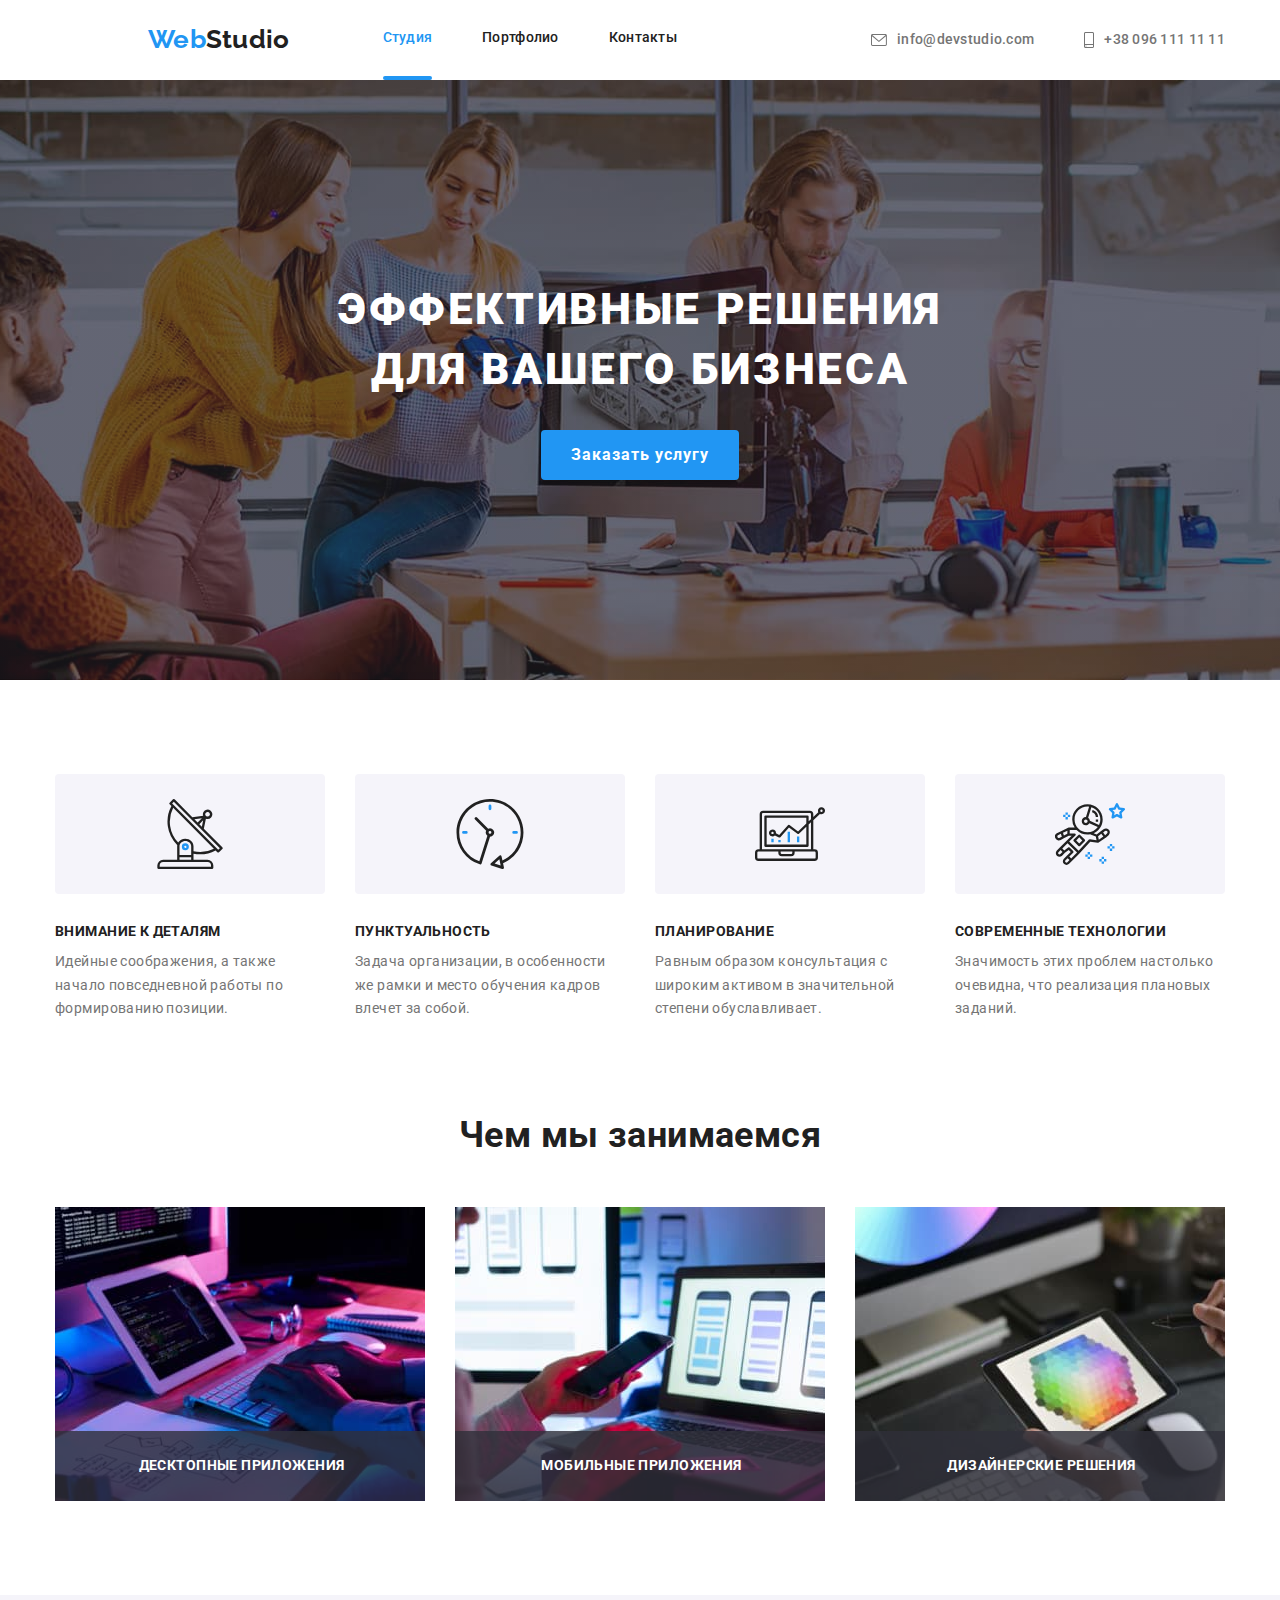
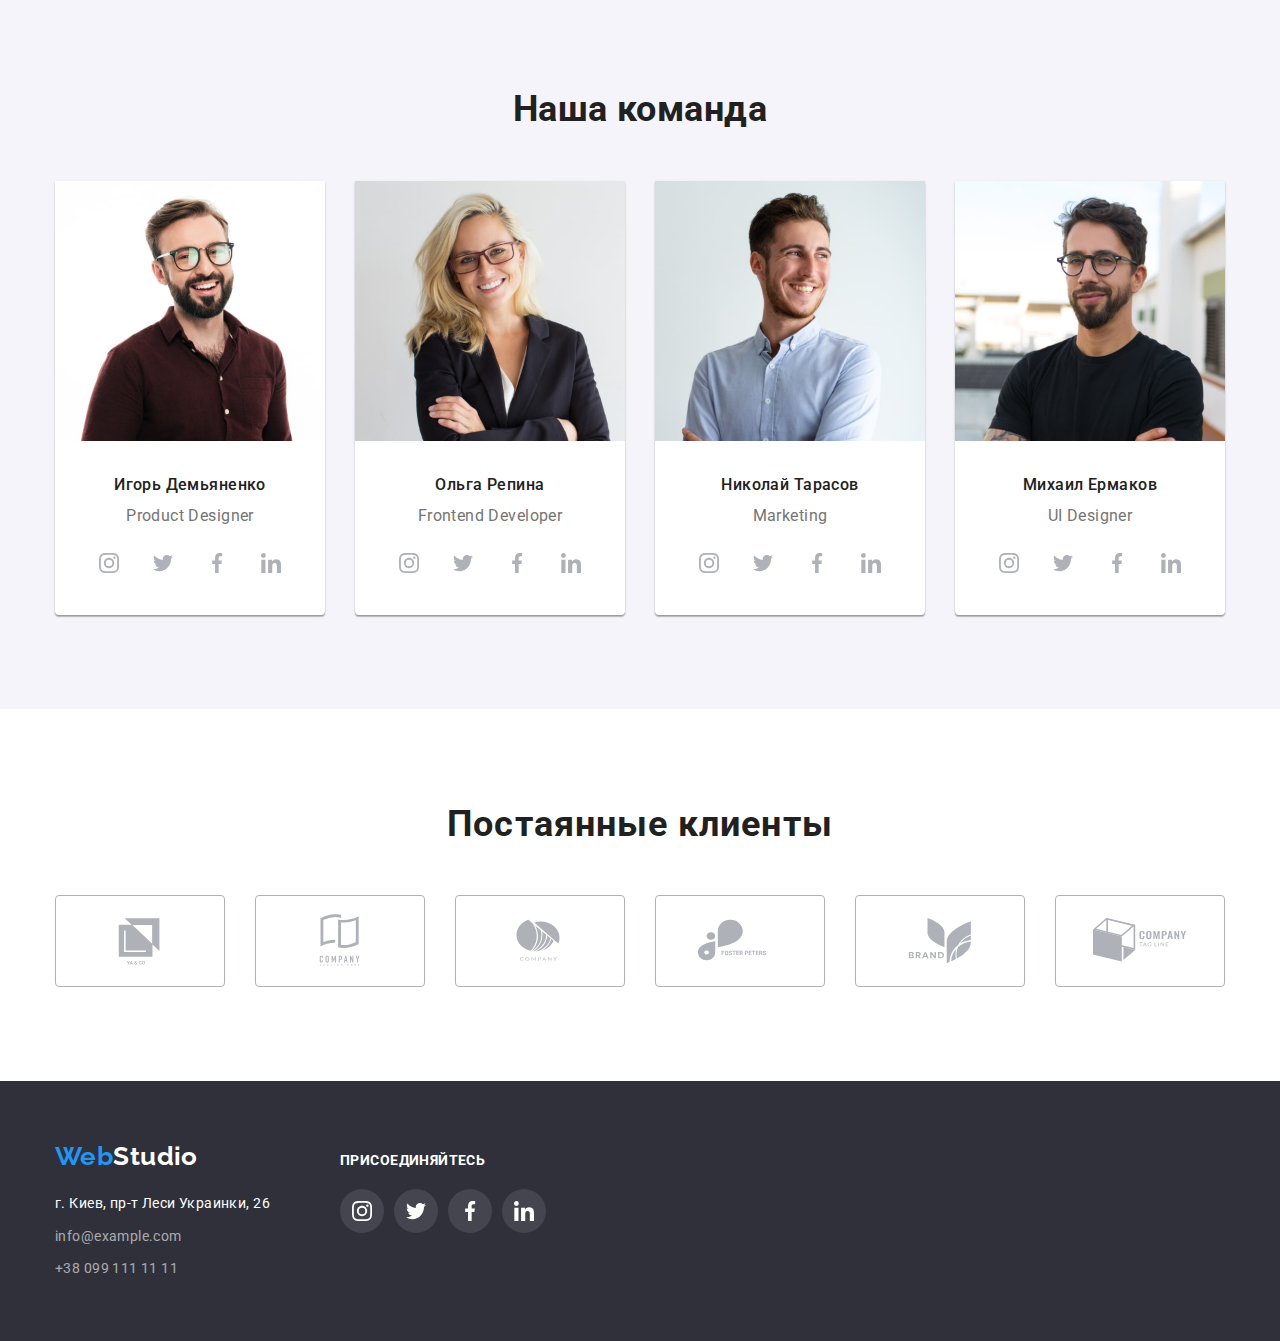
<file: index.html>
<!DOCTYPE html>
<html lang="ru">
  <head>
    <meta charset="UTF-8" />
    <meta http-equiv="X-UA-Compatible" content="IE=edge" />
    <meta name="viewport" content="width=device-width, initial-scale=1.0" />
    <title>WebStudio</title>

    <!-- font star -->
    <link rel="preconnect" href="https://fonts.googleapis.com" />
    <link rel="preconnect" href="https://fonts.gstatic.com" crossorigin />
    <link
      href="https://fonts.googleapis.com/css2?family=Raleway:wght@700&family=Roboto:wght@400;500;700;900&display=swap"
      rel="stylesheet"
    />
    <!-- fonts end -->

    <!-- normalize css start -->

    <link
      rel="stylesheet"
      href="https://cdnjs.cloudflare.com/ajax/libs/modern-normalize/1.1.0/modern-normalize.min.css"
    />

    <!-- normzlize css end -->

    <!-- styles star -->

    <link rel="stylesheet" href="./css/styles.css" /> 
  </head>
  <body>
    <header class="header">
      <div class="container header-container">
        <nav class="header-nav">
          <a class="header-logo link" href="./index.html">
            <span class="logoa">Web</span><span class="logob">Studio</span>
          </a>
          <ul class="header-list list">
            <li class="item"><a class="header-link current link" href="./index.html">Студия</a></li>
            <li class="item"><a class="header-link link" href="./portfolio.html">Портфолио</a></li>
            <li class="item"><a class="header-link link" href="">Контакты</a></li>
          </ul>
        </nav>
        <ul class="header-group list">
          <li class="item">
            <a class="header-link-contact link" href="mailto:info@devstudio.com">
              <svg class="mail-svg header-icon" width="16px" height="12px">
                <use href="./images/icons.svg#icon-mail"></use>
              </svg>

              info@devstudio.com</a
            >
          </li>

          <li class="item">
            <a class="header-link-contact tel link" href="tel:+380961111111">
              <svg class="mail-svg header-icon" width="10px" height="16px">
                <use href="./images/icons.svg#icon-smartphone"></use>
              </svg>
              +38 096 111 11 11</a
            >
          </li>
        </ul>
      </div>
    </header>

    <main>
      <!-- секция hero -->
      <section class="hero section">
        <div class="container hero-container">
          <h1 class="hero-title">Эффективные решения для вашего бизнеса</h1>
          <button class="hero-btn" type="button" data-modal-open>Заказать услугу</button>
        </div>
      </section>

    

      <!-- секция наши преимущества -->
      <section class="benefits section">
        <div class="container benefits-container">
          <h2 class="visually-hidden" hidden>Наши преимущества</h2>
          <ul class="benefits-list list">
            <li class="benefits-item">
              <div class="icon-svg">
                <svg width="70px" height="70px" >
                  <use href="./images/icons.svg#icon-antenna" "></use>
                </svg>
              </div>
              <h3 class="benefits-title">Внимание к деталям</h3>
              <p class="benefits-about">
                Идейные соображения, а также начало повседневной работы по формированию позиции.
              </p>
            </li>
            <li class="benefits-item">
              <div class="icon-svg">
                <svg width="70px" height="70px" >
                  <use href="./images/icons.svg#icon-clock" "></use>
                </svg>
              </div>
              <h3 class="benefits-title">Пунктуальность</h3>
              <p class="benefits-about">
                Задача организации, в особенности же рамки и место обучения кадров влечет за собой.
              </p>
            </li>
            <li class="benefits-item">
              <div class="icon-svg">
                <svg width="70px" height="70px" >
                  <use href="./images/icons.svg#icon-diagram" "></use>
                </svg>
              </div>
              <h3 class="benefits-title">Планирование</h3>
              <p class="benefits-about">
                Равным образом консультация с широким активом в значительной степени обуславливает.
              </p>
            </li>
            <li class="benefits-item">
              <div class="icon-svg">
                <svg width="70px" height="70px" >
                  <use href="./images/icons.svg#icon-astronaut" "></use>
                </svg>
              </div>
              <h3 class="benefits-title">Современные технологии</h3>
              <p class="benefits-about">
                Значимость этих проблем настолько очевидна, что реализация плановых заданий.
              </p>
            </li>
          </ul>
        </div>
      </section>

      

      <!-- секция чем мы занимаемся -->

      <section class="our-work section">
        <div class="container">
          <h2 class="section-title our-work-title">Чем мы занимаемся</h2>
          <ul class="list our-work-container">
            <li class="our-work-list">
              <div class="thumb-our-work">
              <img class="work-shots"
                src="./images/img-1.jpg"
                alt="програмирование на компьютере"
                width="370"
                height="294"
              />
              <p class="work-list-descr">Десктопные приложения</p>
              </div>
            </li>
            <li class="our-work-list">
              <div class="thumb-our-work">
              <img class="work-shots"
                src="./images/img-2.jpg"
                alt="разработка мобильных приложений"
                width="370"
                height="294"
              />
              <p class="work-list-descr">Мобильные приложения</p>
              </div>
            </li>
            <li class="our-work-list">
              <div class="thumb-our-work">
              <img class="work-shots"
                src="./images/img-3.jpg"
                alt="большое количество различных дизайнов"
                width="370"
                height="294"
              />
              <p class="work-list-descr">Дизайнерские решения</p>
              </div>
            </li>
          </ul>
        </div>
      </section>

      <!-- секция наша команда -->

      <section class="team section">
        <div class="container">
          <h2 class="section-title team-section-title">Наша команда</h2>
          <ul class="team-list list">
            <li class="team-item">
              <img
                class="team-img"
                src="./images/ourteam/img-1.jpg"
                alt="Игорь Демьяненко Product Designer"
                width="270"
                height="260"
              />
              <div class="team-card">
                <h3 class="team-subtitle">Игорь Демьяненко</h3>
                <p class="team-text">Product Designer</p>

                <ul class="social-media list">
                  <li class="social-items">
                    <a class="social-link-item" href="https://www.instagram.com/" target="_blank">
                      <svg class="social-icon" width="20px" height="20px">
                        <use href="./images/icons.svg#icon-instagram"></use>
                      </svg>
                    </a>
                  </li>
                  <li class="social-items">
                    <a class="social-link-item" href="https://twitter.com/" target="_blank">
                      <svg class="social-icon" width="20px" height="20px">
                        <use href="./images/icons.svg#icon-twitter"></use>
                      </svg>
                    </a>
                  </li>
                  <li class="social-items">
                    <a class="social-link-item" href="https://uk-ua.facebook.com/" target="_blank">
                      <svg class="social-icon" width="20px" height="20px">
                        <use href="./images/icons.svg#icon-facebook"></use>
                      </svg>
                    </a>
                  </li>
                  <li class="social-items">
                    <a class="social-link-item" href="https://www.linkedin.com/" target="_blank">
                      <svg class="social-icon" width="20px" height="20px">
                        <use href="./images/icons.svg#icon-linkedin"></use>
                      </svg>
                    </a>
                  </li>
                </ul>
              </div>
            </li>

            <li class="team-item">
              <img
                class="team-img"
                src="./images/ourteam/img-2.jpg"
                alt="Ольга Репина Frontend Developer"
                width="270"
                height="260"
              />
              <div class="team-card">
                <h3 class="team-subtitle">Ольга Репина</h3>
                <p class="team-text">Frontend Developer</p>

                <ul class="social-media list">
                  <li class="social-items">
                    <a class="social-link-item" href="https://www.instagram.com/" target="_blank">
                      <svg class="social-icon" width="20px" height="20px">
                        <use href="./images/icons.svg#icon-instagram"></use>
                      </svg>
                    </a>
                  </li>
                  <li class="social-items">
                    <a class="social-link-item" href="https://twitter.com/" target="_blank">
                      <svg class="social-icon" width="20px" height="20px">
                        <use href="./images/icons.svg#icon-twitter"></use>
                      </svg>
                    </a>
                  </li>
                  <li class="social-items">
                    <a class="social-link-item" href="https://uk-ua.facebook.com/" target="_blank">
                      <svg class="social-icon" width="20px" height="20px">
                        <use href="./images/icons.svg#icon-facebook"></use>
                      </svg>
                    </a>
                  </li>
                  <li class="social-items">
                    <a class="social-link-item" href="https://www.linkedin.com/" target="_blank">
                      <svg class="social-icon" width="20px" height="20px">
                        <use href="./images/icons.svg#icon-linkedin"></use>
                      </svg>
                    </a>
                  </li>
                </ul>
              </div>
            </li>
            <li class="team-item">
              <img
                class="team-img"
                src="./images/ourteam/img-3.jpg"
                alt="Николай Тарасов Marketing"
                width="270"
                height="260"
              />
              <div class="team-card">
                <h3 class="team-subtitle">Николай Тарасов</h3>
                <p class="team-text">Marketing</p>

                <ul class="social-media list">
                  <li class="social-items">
                    <a class="social-link-item" href="https://www.instagram.com/" target="_blank">
                      <svg class="social-icon" width="20px" height="20px">
                        <use href="./images/icons.svg#icon-instagram"></use>
                      </svg>
                    </a>
                  </li>
                  <li class="social-items">
                    <a class="social-link-item" href="https://twitter.com/" target="_blank">
                      <svg class="social-icon" width="20px" height="20px">
                        <use href="./images/icons.svg#icon-twitter"></use>
                      </svg>
                    </a>
                  </li>
                  <li class="social-items">
                    <a class="social-link-item" href="https://uk-ua.facebook.com/" target="_blank">
                      <svg class="social-icon" width="20px" height="20px">
                        <use href="./images/icons.svg#icon-facebook"></use>
                      </svg>
                    </a>
                  </li>
                  <li class="social-items">
                    <a class="social-link-item" href="https://www.linkedin.com/" target="_blank">
                      <svg class="social-icon" width="20px" height="20px">
                        <use href="./images/icons.svg#icon-linkedin"></use>
                      </svg>
                    </a>
                  </li>
                </ul>
              </div>
            </li>
            <li class="team-item">
              <img
                src="./images/ourteam/img-4.jpg"
                alt="Михаил Ермаков UI Designer"
                width="270"
                height="260"
              />
              <div class="team-card">
                <h3 class="team-subtitle">Михаил Ермаков</h3>
                <p class="team-text">UI Designer</p>

                <ul class="social-media list">
                  <li class="social-items">
                    <a class="social-link-item" href="https://www.instagram.com/" target="_blank">
                      <svg class="social-icon" width="20px" height="20px">
                        <use href="./images/icons.svg#icon-instagram"></use>
                      </svg>
                    </a>
                  </li>
                  <li class="social-items">
                    <a class="social-link-item" href="https://twitter.com/" target="_blank">
                      <svg class="social-icon" width="20px" height="20px">
                        <use href="./images/icons.svg#icon-twitter"></use>
                      </svg>
                    </a>
                  </li>
                  <li class="social-items">
                    <a class="social-link-item" href="https://uk-ua.facebook.com/" target="_blank">
                      <svg class="social-icon" width="20px" height="20px">
                        <use href="./images/icons.svg#icon-facebook"></use>
                      </svg>
                    </a>
                  </li>
                  <li class="social-items">
                    <a class="social-link-item" href="https://www.linkedin.com/" target="_blank">
                      <svg class="social-icon" width="20px" height="20px">
                        <use href="./images/icons.svg#icon-linkedin"></use>
                      </svg>
                    </a>
                  </li>
                </ul>
              </div>
            </li>
          </ul>
        </div>
      </section>
    </main>

    <section class="section regular-customers">
      <div class="container">
        <h2 class="customers-title">Постаянные клиенты</h2>
        <ul class="customers-list list">
          <li class="customers-item">
            <a class="customers-link" href="">
              <svg class="customers-icon" width="106px" height="60px">
                <use href="./images/icons.svg#icon-Logo1"></use>
              </svg>
            </a>
          </li>

          <li class="customers-item">
            <a class="customers-link" href="">
              <svg class="customers-icon" width="106px" height="60px">
                <use href="./images/icons.svg#icon-Logo2"></use>
              </svg>
            </a>
          </li>

          <li class="customers-item">
            <a class="customers-link" href="">
              <svg class="customers-icon" width="106px" height="60px">
                <use href="./images/icons.svg#icon-Logo3"></use>
              </svg>
            </a>
          </li>

          <li class="customers-item">
            <a class="customers-link" href="">
              <svg class="customers-icon" width="106px" height="60px">
                <use href="./images/icons.svg#icon-Logo4"></use>
              </svg>
            </a>
          </li>

          <li class="customers-item">
            <a class="customers-link" href="">
              <svg class="customers-icon" width="106px" height="60px">
                <use href="./images/icons.svg#icon-Logo5"></use>
              </svg>
            </a>
          </li>

          <li class="customers-item">
            <a class="customers-link" href="">
              <svg class="customers-icon" width="106px" height="60px">
                <use href="./images/icons.svg#icon-Logo6"></use>
              </svg>
            </a>
          </li>
        </ul>
      </div>
    </section>

    <footer class="footer">
      <div class="container footer-container">
        <div>
          <a class="footer-logo" href="./index.html">
            <span class="logoa">Web</span><span class="logoc">Studio</span>
          </a>
          <address class="footer-adress">
            <ul class="footer-list list">
              <li class="footer-adres-contact">
                <a
                  class="footer-link-adress link"
                  href="https://goo.gl/maps/bHneiKfZUzeGN72U9"
                  target="_blank"
                  rel="noopener noreferrer"
                  >г. Киев, пр-т Леси Украинки, 26</a
                >
              </li>
              <li class="footer-adres-contact">
                <a class="footer-link-contact link" href="mailto:info@example.com"
                  >info@example.com</a
                >
              </li>
              <li class="footer-adres-contact">
                <a class="footer-link-contact link" href="tel:+380991111111">+38 099 111 11 11</a>
              </li>
            </ul>
          </address>
        </div>
        <div class="footer-links">
          <h3 class="footer-title">Присоединяйтесь</h3>
          <ul class="footer-social-links list">
            <li class="footer-social-items">
              <a class="footer-social-link-item" href="https://www.instagram.com/" target="_blank">
                <svg class="footer-social-icon" width="20px" height="20px">
                  <use href="./images/icons.svg#icon-instagram"></use>
                </svg>
              </a>
            </li>
            <li class="footer-social-items">
              <a class="footer-social-link-item" href="https://twitter.com/" target="_blank">
                <svg class="footer-social-icon" width="20px" height="20px">
                  <use href="./images/icons.svg#icon-twitter"></use>
                </svg>
              </a>
            </li>
            <li class="footer-social-items">
              <a class="footer-social-link-item" href="https://uk-ua.facebook.com/" target="_blank">
                <svg class="footer-social-icon" width="20px" height="20px">
                  <use href="./images/icons.svg#icon-facebook"></use>
                </svg>
              </a>
            </li>
            <li class="footer-social-items">
              <a class="footer-social-link-item" href="https://www.linkedin.com/" target="_blank">
                <svg class="footer-social-icon" width="20px" height="20px">
                  <use href="./images/icons.svg#icon-linkedin"></use>
                </svg>
              </a>
            </li>
          </ul>
        </div>
      </div>
    </footer>

<!-- Модальное окно -->

<div class="backdrop is-hidden" data-modal>
  <div class="modal">
    <button class="close-btn" type="button" data-modal-close>
      <svg width="11px" height="11px">
        <use href="./images/icons.svg#icon-closebtn"></use>
      </svg>
    </button>
  </div>
</div>


<script src="./js/modal.js"></script>

  </body>
</html>
</file>
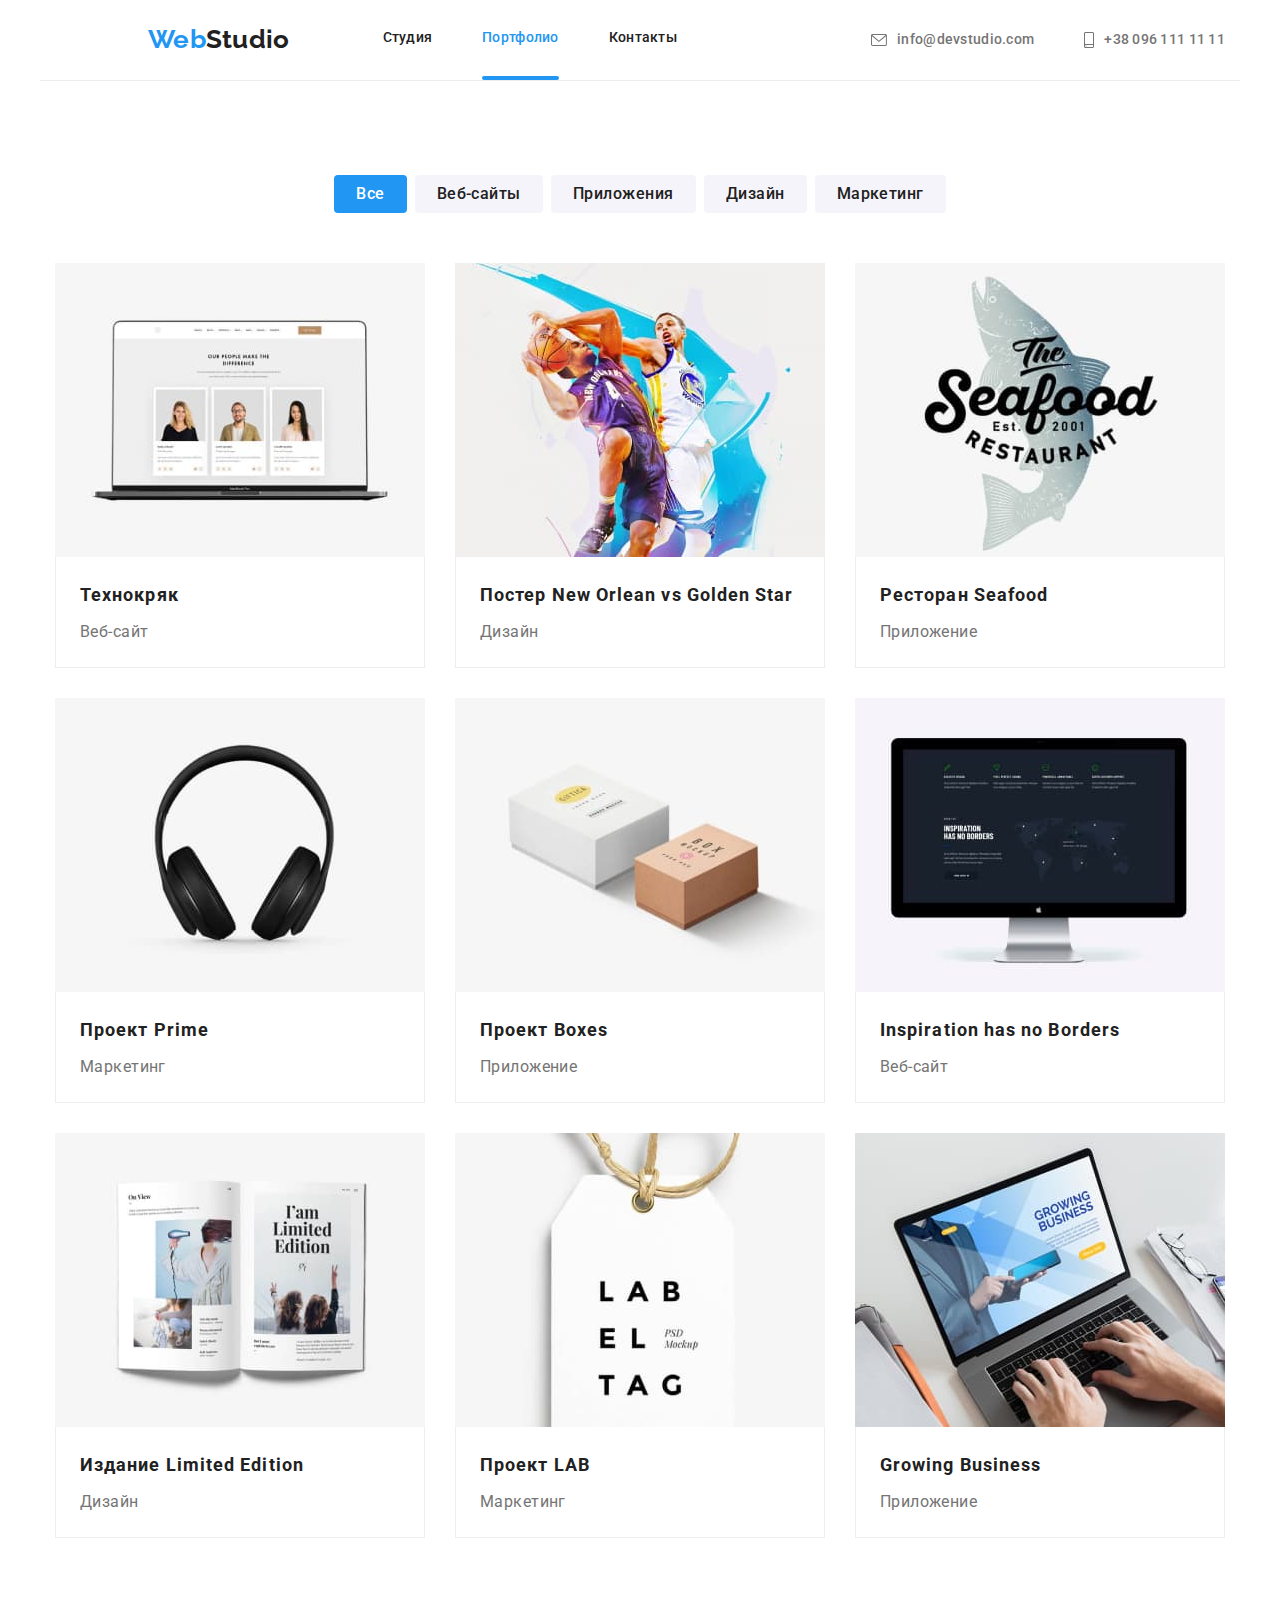
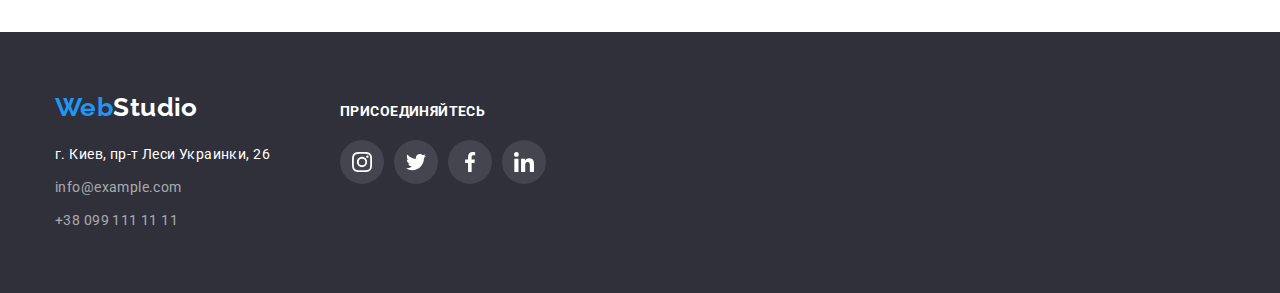
<file: portfolio.html>
<!DOCTYPE html>
<html lang="ru">
  <head>
    <meta charset="UTF-8" />
    <meta http-equiv="X-UA-Compatible" content="IE=edge" />
    <meta name="viewport" content="width=device-width, initial-scale=1.0" />
    <title>WebStudio</title>

    <!-- font star -->
    <link rel="preconnect" href="https://fonts.googleapis.com" />
    <link rel="preconnect" href="https://fonts.gstatic.com" crossorigin />
    <link
      href="https://fonts.googleapis.com/css2?family=Raleway:wght@700&family=Roboto:wght@400;500;700;900&display=swap"
      rel="stylesheet"
    />

    <!-- fonts end -->

    <!-- normalize css start -->

    <link
      rel="stylesheet"
      href="https://cdnjs.cloudflare.com/ajax/libs/modern-normalize/1.1.0/modern-normalize.min.css"
    />

    <!-- normzlize css end -->

    <!-- styles star -->

    <link rel="stylesheet" href="./css/styles.css" />
  </head>
  <body>
    <header class="header">
      <div class="container header-container portfolio-container">
        <nav class="header-nav">
          <a class="header-logo link" href="./index.html">
            <span class="logoa">Web</span><span class="logob">Studio</span>
          </a>
          <ul class="header-list list">
            <li class="item"><a class="header-link link" href="./index.html">Студия</a></li>
            <li class="item">
              <a class="header-link current link" href="./portfolio.html">Портфолио</a>
            </li>
            <li class="item"><a class="header-link link" href="">Контакты</a></li>
          </ul>
        </nav>
        <ul class="header-group list">
          <li class="item">
            <a class="header-link-contact link" href="mailto:info@devstudio.com">
              <svg class="mail-svg header-icon" width="16px" height="12px">
                <use href="./images/icons.svg#icon-mail"></use>
              </svg>

              info@devstudio.com</a
            >
          </li>

          <li class="item">
            <a class="header-link-contact tel link" href="tel:+380961111111">
              <svg class="mail-svg header-icon" width="10px" height="16px">
                <use href="./images/icons.svg#icon-smartphone"></use>
              </svg>
              +38 096 111 11 11</a
            >
          </li>
        </ul>
      </div>
    </header>

    <main>
      <!-- Портфолио -->

      <section class="section">
        <div class="container">
          <h1 class="visually-hidden" hidden>Портфолио</h1>
          <ul class="btn-list list">
            <li class="portfolio-btn">
              <button class="btn-item active" type="button">Все</button>
            </li>
            <li class="portfolio-btn"><button class="btn-item" type="button">Веб-сайты</button></li>
            <li class="portfolio-btn">
              <button class="btn-item" type="button">Приложения</button>
            </li>
            <li class="portfolio-btn"><button class="btn-item" type="button">Дизайн</button></li>
            <li class="portfolio-btn"><button class="btn-item" type="button">Маркетинг</button></li>
          </ul>

          <ul class="work-list list">
            <li class="portfolio-cards">
              <a href="" class="portfolio-link link">
                <div class="thumb">
                  <img
                    class="img-work"
                    src="./images/ourprojects/img-1.jpg"
                    alt="разработка веб-сайта"
                    width="370"
                    height="294"
                  />
                  <p class="overlay">
                    Ресурс предлагает комплексные предложения с разным уровнем функционала и
                    сервисов. Все это позволит посетителю получить исчерпывающие сведения о компании
                    или частном лице.
                  </p>
                </div>

                <div class="work-container">
                  <h2 class="work-list-title">Технокряк</h2>
                  <p class="work-text">Веб-сайт</p>
                </div>
              </a>
            </li>
            <li class="portfolio-cards">
              <a href="" class="portfolio-link link">
                <div class="thumb">
                  <img
                    class="img-work"
                    src="./images/ourprojects/img-2.jpg"
                    alt="дизайн постера New Orlean vs Golden Star"
                    width="370"
                    height="294"
                  />
                  <p class="overlay">
                    Ресурс предлагает комплексные предложения с разным уровнем функционала и
                    сервисов. Все это позволит посетителю получить исчерпывающие сведения о компании
                    или частном лице.
                  </p>
                </div>
                <div class="work-container">
                  <h2 class="work-list-title">Постер New Orlean vs Golden Star</h2>
                  <p class="work-text">Дизайн</p>
                </div>
              </a>
            </li>
            <li class="portfolio-cards">
              <a href="" class="portfolio-link link">
                <div class="thumb">
                  <img
                    class="img-work"
                    src="./images/ourprojects/img-3.jpg"
                    alt="приложение для ресторана Seafood"
                    width="370"
                    height="294"
                  />
                  <p class="overlay">
                    Ресурс предлагает комплексные предложения с разным уровнем функционала и
                    сервисов. Все это позволит посетителю получить исчерпывающие сведения о компании
                    или частном лице.
                  </p>
                </div>
                <div class="work-container">
                  <h2 class="work-list-title">Ресторан Seafood</h2>
                  <p class="work-text">Приложение</p>
                </div>
              </a>
            </li>
            <li class="portfolio-cards">
              <a href="" class="portfolio-link link">
                <div class="thumb">
                  <img
                    class="img-work"
                    src="./images/ourprojects/img-4.jpg"
                    alt="Проект Prime"
                    width="370"
                    height="294"
                  />
                  <p class="overlay">
                    Ресурс предлагает комплексные предложения с разным уровнем функционала и
                    сервисов. Все это позволит посетителю получить исчерпывающие сведения о компании
                    или частном лице.
                  </p>
                </div>
                <div class="work-container">
                  <h2 class="work-list-title">Проект Prime</h2>
                  <p class="work-text">Маркетинг</p>
                </div>
              </a>
            </li>
            <li class="portfolio-cards">
              <a href="" class="portfolio-link link">
                <div class="thumb">
                  <img
                    class="img-work"
                    src="./images/ourprojects/img-5.jpg"
                    alt="Проект Boxes"
                    width="370"
                    height="294"
                  />
                  <p class="overlay">
                    Ресурс предлагает комплексные предложения с разным уровнем функционала и
                    сервисов. Все это позволит посетителю получить исчерпывающие сведения о компании
                    или частном лице.
                  </p>
                </div>
                <div class="work-container">
                  <h2 class="work-list-title">Проект Boxes</h2>
                  <p class="work-text">Приложение</p>
                </div>
              </a>
            </li>
            <li class="portfolio-cards">
              <a href="" class="portfolio-link link">
                <div class="thumb">
                  <img
                    class="img-work"
                    src="./images/ourprojects/img-6.jpg"
                    alt="Вдохновение не имеет границ"
                    width="370"
                    height="294"
                  />
                  <p class="overlay">
                    Ресурс предлагает комплексные предложения с разным уровнем функционала и
                    сервисов. Все это позволит посетителю получить исчерпывающие сведения о компании
                    или частном лице.
                  </p>
                </div>
                <div class="work-container">
                  <h2 class="work-list-title">Inspiration has no Borders</h2>
                  <p class="work-text">Веб-сайт</p>
                </div>
              </a>
            </li>
            <li class="portfolio-cards">
              <a href="" class="portfolio-link link">
                <div class="thumb">
                  <img
                    class="img-work"
                    src="./images/ourprojects/img-7.jpg"
                    alt="дизайн книги"
                    width="370"
                    height="294"
                  />
                  <p class="overlay">
                    Ресурс предлагает комплексные предложения с разным уровнем функционала и
                    сервисов. Все это позволит посетителю получить исчерпывающие сведения о компании
                    или частном лице.
                  </p>
                </div>
                <div class="work-container">
                  <h2 class="work-list-title">Издание Limited Edition</h2>
                  <p class="work-text">Дизайн</p>
                </div>
              </a>
            </li>
            <li class="portfolio-cards">
              <a href="" class="portfolio-link link">
                <div class="thumb">
                  <img
                    class="img-work"
                    src="./images/ourprojects/img-8.jpg"
                    alt="Проект LAB"
                    width="370"
                    height="294"
                  />
                  <p class="overlay">
                    Ресурс предлагает комплексные предложения с разным уровнем функционала и
                    сервисов. Все это позволит посетителю получить исчерпывающие сведения о компании
                    или частном лице.
                  </p>
                </div>
                <div class="work-container">
                  <h2 class="work-list-title">Проект LAB</h2>
                  <p class="work-text">Маркетинг</p>
                </div>
              </a>
            </li>
            <li class="portfolio-cards">
              <a href="" class="portfolio-link link">
                <div class="thumb">
                  <img
                    class="img-work"
                    src="./images/ourprojects/img-9.jpg"
                    alt="приложение Growing Business"
                    width="370"
                    height="294"
                  />
                  <p class="overlay">
                    Ресурс предлагает комплексные предложения с разным уровнем функционала и
                    сервисов. Все это позволит посетителю получить исчерпывающие сведения о компании
                    или частном лице.
                  </p>
                </div>
                <div class="work-container">
                  <h2 class="work-list-title">Growing Business</h2>
                  <p class="work-text">Приложение</p>
                </div>
              </a>
            </li>
          </ul>
        </div>
      </section>
    </main>

    <footer class="footer">
      <div class="container footer-container">
        <div>
          <a class="footer-logo" href="./index.html">
            <span class="logoa">Web</span><span class="logoc">Studio</span>
          </a>
          <address class="footer-adress">
            <ul class="footer-list list">
              <li class="footer-adres-contact">
                <a
                  class="footer-link-adress link"
                  href="https://goo.gl/maps/bHneiKfZUzeGN72U9"
                  target="_blank"
                  rel="noopener noreferrer"
                  >г. Киев, пр-т Леси Украинки, 26</a
                >
              </li>
              <li class="footer-adres-contact">
                <a class="footer-link-contact link" href="mailto:info@example.com"
                  >info@example.com</a
                >
              </li>
              <li class="footer-adres-contact">
                <a class="footer-link-contact link" href="tel:+380991111111">+38 099 111 11 11</a>
              </li>
            </ul>
          </address>
        </div>
        <div class="footer-links">
          <h3 class="footer-title">Присоединяйтесь</h3>
          <ul class="footer-social-links list">
            <li class="footer-social-items">
              <a class="footer-social-link-item" href="https://www.instagram.com/" target="_blank">
                <svg class="footer-social-icon" width="20px" height="20px">
                  <use href="./images/icons.svg#icon-instagram"></use>
                </svg>
              </a>
            </li>
            <li class="footer-social-items">
              <a class="footer-social-link-item" href="https://twitter.com/" target="_blank">
                <svg class="footer-social-icon" width="20px" height="20px">
                  <use href="./images/icons.svg#icon-twitter"></use>
                </svg>
              </a>
            </li>
            <li class="footer-social-items">
              <a class="footer-social-link-item" href="https://uk-ua.facebook.com/" target="_blank">
                <svg class="footer-social-icon" width="20px" height="20px">
                  <use href="./images/icons.svg#icon-facebook"></use>
                </svg>
              </a>
            </li>
            <li class="footer-social-items">
              <a class="footer-social-link-item" href="https://www.linkedin.com/" target="_blank">
                <svg class="footer-social-icon" width="20px" height="20px">
                  <use href="./images/icons.svg#icon-linkedin"></use>
                </svg>
              </a>
            </li>
          </ul>
        </div>
      </div>
    </footer>
  </body>
</html>
</file>
<file: css/styles.css>
:root {

    /* main text */
    --main-font: "roboto";
    --secondary-font: "raleway";

    /* main colors */

    --main-title-cl:#212121;
    --main-text-cl: #757575;
    --btn-hover-focus-bgd: #2196F3;
    --background: #ffffff;
    --hero-footer-bcg: #2F303A;
    --team-bcg: #F5F4FA;
    --hero-title-cl: #ffffff;
    --footer-logo: #ffffff;
    --footer-link-cl: #ffffff;
    --header-svg:#757575;
    --benefits-svg:#212121;
    --social-team-link:#AFB1B8;
    --footer-social-icon: #ffffff;
    --footer-social-bcg: rgba(255, 255, 255, 0.1);
    

}

body {
    font-family: var(--main-font), sans-serif;
    letter-spacing: 0.03em;
    font-size: 14px;
    color: var(--main-title-cl);
}

.visually-hidden {
    position: absolute;
    width: 1px;
    height: 1px;
    margin: -1px;
    border: 0;
    padding: 0;

    white-space: nowrap;
    clip-path: inset(100%);
    clip: rect(0 0 0 0);
    overflow: hidden;
}

h1,
h2,
h3,
h4,
h5,
h6,
ul,
p {
    margin: 0;
    padding:0;
}

.list {
    list-style: none;
}

.link {
   color:inherit;
    text-decoration: none;
    font-family: inherit;
    margin: 0;
    padding: 0;
}




/* header */
.section {
    padding-top:94px;
    padding-bottom:94px;
    
}

.container {
    width: 1200px;
    padding-left: 15px;
    padding-right: 15px;
    margin: 0 auto;
}

.header-logo {
    padding: 24px 0 25px 0;
    margin-right: 93px;;
    text-decoration: none;
    font-family: var(--secondary-font);
    font-weight: 700;
    font-size: 26px;
    line-height: 1.19;
   
}

.header {
    letter-spacing: 0.02em;
}

.header-container {
    display: flex;
    align-items: center;

}


.header-list {
    display: flex;

    
}

.header-list > .item:not(:last-child) {
    margin-right:50px;

}

.header-group {
    display: flex;
    margin-left:auto;
}


.header-icon{
    display: inline-block;
    margin-right:10px;
    fill:var(--header-svg);
}


.header-nav {
    display: flex;
    align-items: center;
    margin-left: 93px;
}



.header-nav .item:not(:last-child) {
    margin-right:   50px;
}



/* logo */

.logoa {
    color: #2196F3;
    font-family: var(--secondary-font);


}

.logob {
    color: var(--main-title-cl);
    font-family: var(--secondary-font);

}



.header-link {

    transition-property: color;
        transition-duration: 250ms;
        transition-timing-function: cubic-bezier(0.4, 0, 0.2, 1);
    display:block;
    padding: 32px 0 32px 0;
    font-weight: 500;
    line-height: 1.14px;
    color: var(--main-title-cl);
 
}



.header-link.current::after {
    content: '' ;
    width:100%;
    height: 4px;
    display:block;
    background: #2196F3;
        border-radius: 2px;
        transform: translateY(37px);
       
}

.header-group .item + .item {
    margin-left: 50px;
}



.current {
    color: var(--btn-hover-focus-bgd);
}

.header-link-contact {
    transition-property: color;
    transition-duration: 250ms;
    transition-timing-function: cubic-bezier(0.4, 0, 0.2, 1);
    align-items: center;
    display: flex;;
    padding: 32px 0 32px 0;
    text-decoration: none;
    font-weight: 500;
    line-height: 1.14;
    color: var(--main-text-cl);
}

.header-link-contact:hover,
.header-link-contact:focus,
.header-link:hover,
.header-link:focus,
.footer-link-contact:hover,
.footer-link-contact:focus {
    color: var(--btn-hover-focus-bgd);
}

.header-link-contact:hover .header-icon { 
    fill:var(--btn-hover-focus-bgd);
}

.header-link-contact:focus .header-icon {
    fill: var(--btn-hover-focus-bgd);
}





/* hero */


.hero {
    background-image: linear-gradient( to right, 
        rgba(47, 48, 58, 0.4),
        rgba(47, 48, 58, 0.4)
    ),
    url(../images/hero-bcg.jpg);
    background-repeat: no-repeat;
    background-position: center;
    background-size: cover;
    max-width: 1600px;
    margin: 0 auto;
    text-align: center;
    padding-top:200px;
    padding-bottom:200px;
    background-color: var(--hero-footer-bcg);
}

.hero-title {
    width:696px;
    margin-right: auto;
    margin-left:auto;
    text-transform: uppercase;
    color: var(--hero-title-cl);
    font-weight: 900;
    font-size: 44px;
    line-height: 1.36;
    letter-spacing: 0.06em;
}


.hero-btn {
    box-shadow: 0px 4px 4px rgba(0, 0, 0, 0.15);
        border: none;
        border-radius:4px;
    padding:10px 30px 10px 30px;
    margin-top:30px;
    font-weight: 700;
    font-size: 16px;
    line-height: 1.875;
    letter-spacing: 0.06em;
    color: #ffffff;
    background-color: var(--btn-hover-focus-bgd);
    cursor: pointer;
}

/* секция наши преимущества */

.benefits-list {
    display: flex;
}
 

.benefits-item:not(:last-child) {
    margin-right:30px;
}


.benefits-title {
    text-transform: uppercase;
    font-size: 14px;
    line-height: 1.14;
    color: var(--main-title-cl);
}



.icon-svg{
    display: flex;
    align-items: center;
    justify-content: center;
    width: 270px;
    height: 120px;
    margin-bottom: 30px;
    background-color: var(--team-bcg);
    background-repeat: no-repeat;
    background-position: center;
    border-radius: 4px;
  
}


.benefits-about {
    line-height: 1.71;
    color: var(--main-text-cl);
    margin-top:10px;
}

.antena-svg {
    display: block;
    text-align: center;
    padding: 25px 122px 25px 122px;
}





/* секция чем мы занимаемся */

.our-work {
    padding-top:0;
}

.section-title{
    text-align: center;
    font-size: 36px;
    line-height: 1.16;
    
}


.our-work-title {
    margin-bottom:50px;
}

.our-work-container {
    display: flex;
}

.our-work-list:not(:last-child) {
    margin-right:30px;
}

.work-shots {
    display:block;
}

.thumb-our-work {
    position:relative;
}

.work-list-descr {
    position:absolute;
    bottom:0;
    right: 0;
    display:inline-block;
    width:100%;
    height: 70px;
    margin: 0;
    padding:27px 80px 27px 83px;
    font-weight: 700;
    font-size: 14px;
    line-height: 1.14;
    text-align: center;
    letter-spacing: 0.03em;
    text-transform: uppercase;
    color: #FFFFFF;
    background-color: rgba(47, 48, 58, 0.8);
}

/* Наша команда */

.team {
    background: var(--team-bcg);
}


.team-section-title {
    margin-bottom:50px;
}

.team-list {
    display:flex;
}

.social-media {
    
    display:flex;
    margin-top: 16px;
    justify-content: center;
    align-items: center;
}

.social-link-item {
    transition: border-radius 250ms cubic-bezier(0.4, 0, 0.2, 1),
    background-color 250ms cubic-bezier(0.4, 0, 0.2, 1);
    display: flex;
    width: 44px;
    height: 44px;
    justify-content: center;
    align-items: center;
    border-radius: 50%;
}


.social-items:not(:last-child) {
    margin-right:10px;

}

.social-icon {
    transition-property: fill;
    transition-duration: 250ms;
    transition-timing-function: cubic-bezier(0.4, 0, 0.2, 1);
    fill:var(--social-team-link);

}

.social-link-item:hover {
    
    background-color: var(--btn-hover-focus-bgd);
}

.social-link-item:hover .social-icon{
    fill: #fff;
}

.social-link-item:focus {
        border-radius: 50%;
        background-color: var(--btn-hover-focus-bgd);
}

.social-link-item:focus .social-icon {
    fill: #fff;
}





.team-item {
    background: var(--background);
    box-shadow: 0px 1px 3px rgba(0, 0, 0, 0.12), 0px 1px 1px rgba(0, 0, 0, 0.14), 0px 2px 1px rgba(0, 0, 0, 0.2);
    border-radius: 0px 0px 4px 4px;
}

.team-item:not(:last-child) {
    margin-right:30px;
}

.team-subtitle {
    margin-bottom:10px;
    font-weight: 500;
    font-size: 16px;
    line-height: 1.35;
    text-align: center;

    
}

.team-text {
    font-size: 16px;
    line-height: 1.19;
    color: var(--main-text-cl);
    text-align: center;

}

.team-card {
    padding-top:30px;
    padding-bottom:30px;
    padding-left:32px;
    padding-right: 32px;
}



/* customers */

.customers-title {
    margin-bottom: 50px;
        font-size: 36px;
        line-height: 42px;
        text-align: center;
        letter-spacing: 0.03em;
}

.customers-list {
    display: flex;
}



.customers-item:not(:last-child) {
    margin-right:30px;
}

.customers-icon {
    transition-property: fill;
    transition-duration: 250ms;
    transition-timing-function: cubic-bezier(0.4, 0, 0.2, 1);
    fill:var(--social-team-link);
}


.customers-link:hover,
.customers-link:focus {
   border-color:var(--btn-hover-focus-bgd);
}

.customers-link:hover .customers-icon {
    fill:var(--btn-hover-focus-bgd);
}

.customers-link:focus .customers-icon {
    fill: var(--btn-hover-focus-bgd);
}



.customers-link {
    transition-property: border-color; 
    transition-duration: 250ms;
    transition-timing-function:  cubic-bezier(0.4, 0, 0.2, 1);
    
    width: 170px;
        height: 92px;
        border: 1px solid #AFB1B8;
        border-radius: 4px;
    display: flex;
    justify-content:center;
    align-items: center;
}




/* footer */

.footer {
    padding-top:60px;
    padding-bottom:60px;
    background: var(--hero-footer-bcg);
}

.footer-logo {
    display: inline-block;
    margin-bottom:20px;
    text-decoration: none;
    font-family: var(--secondary-font);
    font-weight: 700;
    font-size: 26px;
    line-height: 1.19;
}

.logoc {
    color: var(--footer-logo);
    font-family: var(--secondary-font);
}
.footer-links {
    margin-left:70px;
}

.footer-title {
        color:#ffffff;
        font-size: 14px;
        line-height: 1.14;
        letter-spacing: 0.03em;
        text-transform: uppercase;
}

.footer-container {
    display:flex;
    align-items: baseline;
}

.footer-social-links {
    display:flex;
    margin-top:20px;
}


.footer-social-items:not(:last-child){
    margin-right:10px;
}

.footer-social-link-item:hover,
 .footer-social-link-item:focus {
    background-color: var(--btn-hover-focus-bgd);
}

.footer-social-icon{
    fill:var(--footer-social-icon);
    
}

.footer-social-link-item {
    transition-property: background-color;
    transition-duration: 250ms;
    transition-timing-function: cubic-bezier(0.4, 0, 0.2, 1);
        width: 44px;
        height: 44px;
        background-color: var(--footer-social-bcg);
        border-radius: 50%;
        display: flex;
        justify-content: center;
        align-items: center;
        
}

/* Контакты */

.footer-adress {
    font-style: normal;
}

.footer-link-adress {
    line-height: 1.71;
    text-decoration: none;
    color: var(--footer-link-cl);
}

.footer-link-contact {
    transition-property:color;
    transition-duration: 250ms;
    transition-timing-function:cubic-bezier(0.4, 0, 0.2, 1); 

    line-height: 1.71;
    color: rgba(255, 255, 255, 0.6);
    text-decoration: none;

}

.footer-adres-contact:not(:last-child) {

    margin-bottom:9px;
}




/* портфолио */

.portfolio-container {
    border-bottom: 1px solid #ECECEC;
}


.btn-list {
    display: flex;
    margin-bottom:50px;
    justify-content: center;
}

.portfolio-btn:not(:last-child) {
    margin-right: 8px;
}

.btn-item {
  transition: background-color 250ms cubic-bezier(0.4, 0, 0.2, 1),
  color 250ms cubic-bezier(0.4, 0, 0.2, 1),
  box-shadow 250ms cubic-bezier(0.4, 0, 0.2, 1);
    padding:6px 22px 6px 22px;
    font-family: inherit;
    font-weight: 500;
    font-size: 16px;
    line-height: 1.625;
    text-align: center;
    background: #F5F4FA;
    border:none;
        border-radius: 4px;
    color: var(--main-title-cl);
    letter-spacing: 0.03em;
    cursor: pointer;

}

.active {
    background-color: var(--btn-hover-focus-bgd);
    color:#ffffff;
}

.btn-item:hover,
.btn-item:focus {
    background-color: var(--btn-hover-focus-bgd);
    color: #ffffff;
    box-shadow: 0px 3px 1px rgba(0, 0, 0, 0.1), 0px 1px 2px rgba(0, 0, 0, 0.08), 0px 2px 2px rgba(0, 0, 0, 0.12);
    
}

.work-list-title {
    font-size: 18px;
    line-height: 2;
    letter-spacing: 0.06em;
    margin-bottom:4px;

}

.work-text {
    font-size: 16px;
    line-height: 1.875;
    color: var(--main-text-cl);
   
}

.work-list {
    display: flex;
    flex-wrap:wrap;
   
}

.portfolio-cards {
    
    width: calc((100% - 60px) / 3);
    margin-right: 30px;
    margin-bottom:30px;

}


.portfolio-cards:nth-child(3n) {
    margin-right: 0;
}

.portfolio-cards:nth-last-child(-n+3) {
    margin-bottom:0;
}

.portfolio-link {
    display: block;
    transition-property: box-shadow;
    transition-duration: 250ms;
    transition-timing-function: cubic-bezier(0.4, 0, 0.2, 1);
 
}

.portfolio-link:hover{
        box-shadow: 0px 1px 1px rgba(0, 0, 0, 0.12), 0px 4px 4px rgba(0, 0, 0, 0.06), 1px 4px 6px rgba(0, 0, 0, 0.16);
}

.portfolio-link:focus {
    box-shadow: 0px 1px 1px rgba(0, 0, 0, 0.12), 0px 4px 4px rgba(0, 0, 0, 0.06), 1px 4px 6px rgba(0, 0, 0, 0.16);
}


.portfolio-link:hover .overlay {
    transform: translateY(0%);
}


.thumb {
    position: relative;
    overflow: hidden;
}

.overlay {
    position:absolute;
    top:0;
    left:0;
    font-family: 'Roboto';
        font-style: normal;
        font-weight: 400;
        font-size: 18px;
        line-height: 1.56;
        letter-spacing: 0.03em;
        color: #FFFFFF;
        display: flex;
        justify-content: center;
        align-items: center;
        padding: 63px 24px 63px 24px;
        width: 100%;
        height: 100%;
        background-color: rgba(33, 150, 243, 0.9);
        transform: translateY(100%);
        transition-property: transform;
            transition-duration: 250ms;
            transition-timing-function: cubic-bezier(0.4, 0, 0.2, 1);
        
}

.work-container {
    
    padding-top:20px;
    padding-right: 24px;
    padding-bottom: 20px;
    padding-left: 24px;
border-right: 1px solid #EEEEEE;
border-bottom: 1px solid #EEEEEE;
border-left: 1px solid #EEEEEE;


}

.img-work {
    display: block;
}


.backdrop {
    position:fixed;
    top:0;
    left:0;
    width:100%;
    height: 100%;
    background-color: rgba(0, 0, 0, 0.2);
    opacity: 1;
    visibility: visible;
    transition: opacity 250ms cubic-bezier(0.4, 0, 0.2, 1),
                visibility 250ms cubic-bezier(0.4, 0, 0.2, 1),
                transform 250ms cubic-bezier(0.4, 0, 0.2, 1);
    transform: translateY(0%);

    
}

.backdrop.is-hidden {
    opacity: 0;
    visibility: hidden;
    pointer-events: none;
    transform: translateY(100%);

}

.modal {
    position: absolute;
    top:50%;
    left:50%;
    transform: translate(-50%, -50%);
    min-width: 528px;
    min-height: 581px;
    border-radius: 4px;
    background-color: #FFFFFF;
    box-shadow: 0px 1px 3px rgba(0, 0, 0, 0.12), 0px 1px 1px rgba(0, 0, 0, 0.14), 0px 2px 1px rgba(0, 0, 0, 0.2);
}

.close-btn {
    position: absolute;
    top:0;
    right:0;
    margin-top:8px;
    margin-right: 8px;

    
    border-radius: 50%;
    border: 1px solid rgba(0, 0, 0, 0.1);
    
    display: block;
    width:30px;
    height: 30px;
    background-color:#FFFFFF;

    cursor: pointer;
}
</file>
